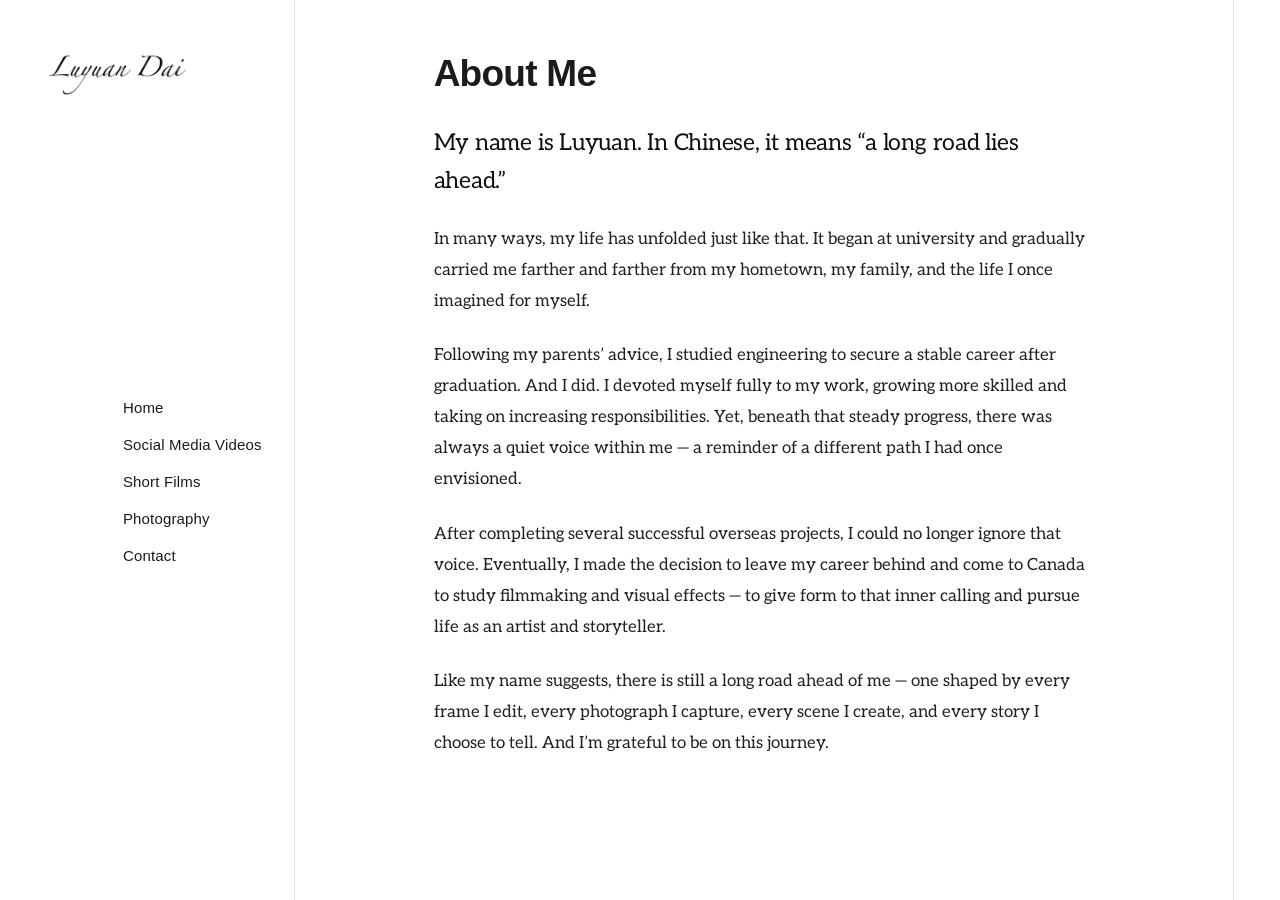
<file: index.html>
<!DOCTYPE html><html lang="en-gb"><head><meta charset="utf-8"><meta http-equiv="X-UA-Compatible" content="IE=edge"><meta name="viewport" content="width=device-width,initial-scale=1"><title>About Me - Luyuan</title><meta name="description" content="My name is Luyuan. In Chinese, it means&hellip;"><meta name="generator" content="Publii Open-Source CMS for Static Site"><link rel="canonical" href="https://luyuandai.github.io/"><link rel="alternate" type="application/atom+xml" href="https://luyuandai.github.io/feed.xml" title="Luyuan - RSS"><link rel="alternate" type="application/json" href="https://luyuandai.github.io/feed.json" title="Luyuan - JSON"><meta property="og:title" content="About Me"><meta property="og:image" content="https://luyuandai.github.io/media/website/Screenshot-2026-05-13-at-8.31.43-PM.png"><meta property="og:image:width" content="1944"><meta property="og:image:height" content="578"><meta property="og:site_name" content="Luyuan"><meta property="og:description" content="My name is Luyuan. In Chinese, it means&hellip;"><meta property="og:url" content="https://luyuandai.github.io/"><meta property="og:type" content="article"><link rel="stylesheet" href="https://luyuandai.github.io/assets/css/style.css?v=e27d22b0660452041e87c9e6c5ce652a"><script type="application/ld+json">{"@context":"http://schema.org","@type":"Article","mainEntityOfPage":{"@type":"WebPage","@id":"https://luyuandai.github.io/"},"headline":"About Me","datePublished":"2026-05-13T18:25-04:00","dateModified":"2026-05-21T17:11-04:00","image":{"@type":"ImageObject","url":"https://luyuandai.github.io/media/website/Screenshot-2026-05-13-at-8.31.43-PM.png","height":578,"width":1944},"description":"My name is Luyuan. In Chinese, it means&hellip;","author":{"@type":"Person","name":"Luyuan","url":"https://luyuandai.github.io/authors/luyuan/"},"publisher":{"@type":"Organization","name":"Luyuan","logo":{"@type":"ImageObject","url":"https://luyuandai.github.io/media/website/Screenshot-2026-05-13-at-8.31.43-PM.png","height":578,"width":1944}}}</script><noscript><style>img[loading] {
                    opacity: 1;
                }</style></noscript></head><body class="page-template"><div class="container container--nosidebar"><div class="left-bar"><div class="left-bar__inner"><header class="header"><a class="logo" href="https://luyuandai.github.io/"><img src="https://luyuandai.github.io/media/website/Screenshot-2026-05-13-at-8.31.43-PM.png" alt="Luyuan" width="1944" height="578"></a><nav class="navbar"><button class="navbar__toggle" aria-label="Menu" aria-haspopup="true" aria-expanded="false"><span class="navbar__toggle__box"><span class="navbar__toggle__inner">Menu</span></span></button><ul class="navbar__menu"><li class="active"><a href="https://luyuandai.github.io/" target="_self" aria-label="Home"><span>Home</span></a></li><li><a href="https://luyuandai.github.io/social-media-page.html" target="_self" aria-label="Social Media Videos"><span>Social Media Videos</span></a></li><li><a href="https://luyuandai.github.io/short-films.html" target="_self" aria-label="Short Films"><span>Short Films</span></a></li><li><a href="https://luyuandai.github.io/photography.html" target="_self" aria-label="Photography"><span>Photography</span></a></li><li><a href="https://luyuandai.github.io/contact.html" target="_self" aria-label="Contact"><span>Contact</span></a></li></ul></nav><a class="logo logo--atbottom" href="https://luyuandai.github.io/"><img src="https://luyuandai.github.io/media/website/Screenshot-2026-05-13-at-8.31.43-PM.png" alt="Luyuan" width="1944" height="578"></a></header></div></div><main class="main page"><article class="content"><div class="main__inner"><header class="content__header"><h1 class="content__title">About Me</h1></header><div class="content__entry"><section class="luyuan-about"><div class="luyuan-about__inner"><div class="luyuan-about__text"><p class="luyuan-about__lead">My name is Luyuan. In Chinese, it means “a long road lies ahead.”</p><p>In many ways, my life has unfolded just like that. It began at university and gradually carried me farther and farther from my hometown, my family, and the life I once imagined for myself.</p><p>Following my parents’ advice, I studied engineering to secure a stable career after graduation. And I did. I devoted myself fully to my work, growing more skilled and taking on increasing responsibilities. Yet, beneath that steady progress, there was always a quiet voice within me — a reminder of a different path I had once envisioned.</p><p>After completing several successful overseas projects, I could no longer ignore that voice. Eventually, I made the decision to leave my career behind and come to Canada to study filmmaking and visual effects — to give form to that inner calling and pursue life as an artist and storyteller.</p><p>Like my name suggests, there is still a long road ahead of me — one shaped by every frame I edit, every photograph I capture, every scene I create, and every story I choose to tell. And I’m grateful to be on this journey.</p></div></div></section></div></div></article></main></div><script defer="defer" src="https://luyuandai.github.io/assets/js/scripts.min.js?v=b2d91bcadbf5db401b76eb5bb3092eb7"></script><script>var images = document.querySelectorAll('img[loading]');
        for (var i = 0; i < images.length; i++) {
            if (images[i].complete) {
                images[i].classList.add('is-loaded');
            } else {
                images[i].addEventListener('load', function () {
                    this.classList.add('is-loaded');
                }, false);
            }
        }</script></body></html>
</file>
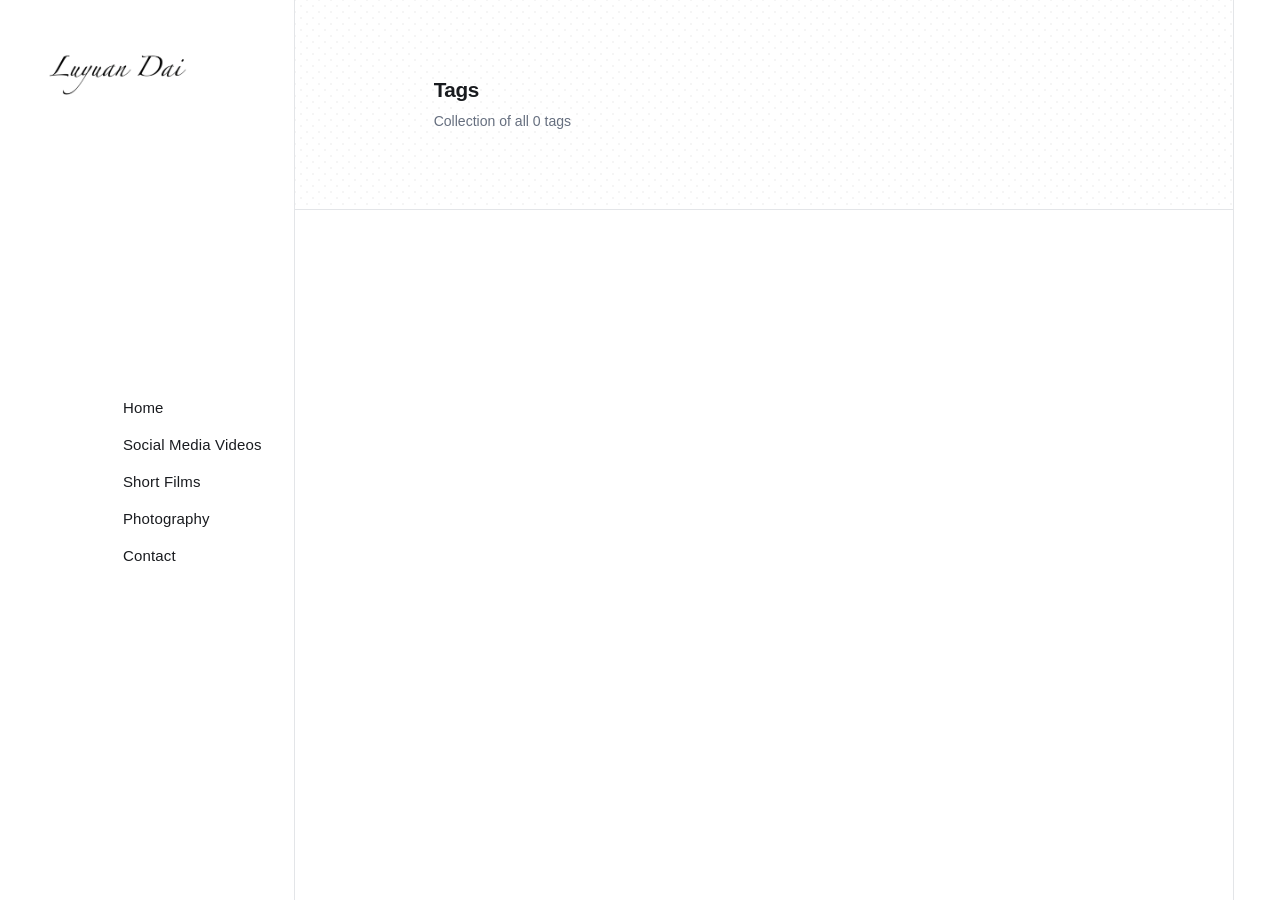
<file: tags/index.html>
<!DOCTYPE html><html lang="en-gb"><head><meta charset="utf-8"><meta http-equiv="X-UA-Compatible" content="IE=edge"><meta name="viewport" content="width=device-width,initial-scale=1"><title>All tags - Luyuan</title><meta name="robots" content="noindex, follow"><meta name="generator" content="Publii Open-Source CMS for Static Site"><link rel="alternate" type="application/atom+xml" href="https://luyuandai.github.io/feed.xml" title="Luyuan - RSS"><link rel="alternate" type="application/json" href="https://luyuandai.github.io/feed.json" title="Luyuan - JSON"><meta property="og:title" content="Luyuan"><meta property="og:image" content="https://luyuandai.github.io/media/website/Screenshot-2026-05-13-at-8.31.43-PM.png"><meta property="og:image:width" content="1944"><meta property="og:image:height" content="578"><meta property="og:site_name" content="Luyuan"><meta property="og:description" content=""><meta property="og:url" content="https://luyuandai.github.io/tags/"><meta property="og:type" content="website"><link rel="stylesheet" href="https://luyuandai.github.io/assets/css/style.css?v=e27d22b0660452041e87c9e6c5ce652a"><script type="application/ld+json">{"@context":"http://schema.org","@type":"Organization","name":"Luyuan","logo":"https://luyuandai.github.io/media/website/Screenshot-2026-05-13-at-8.31.43-PM.png","url":"https://luyuandai.github.io/"}</script><noscript><style>img[loading] {
                    opacity: 1;
                }</style></noscript></head><body class="tags-template"><div class="container container--nosidebar"><div class="left-bar"><div class="left-bar__inner"><header class="header"><a class="logo" href="https://luyuandai.github.io/"><img src="https://luyuandai.github.io/media/website/Screenshot-2026-05-13-at-8.31.43-PM.png" alt="Luyuan" width="1944" height="578"></a><nav class="navbar"><button class="navbar__toggle" aria-label="Menu" aria-haspopup="true" aria-expanded="false"><span class="navbar__toggle__box"><span class="navbar__toggle__inner">Menu</span></span></button><ul class="navbar__menu"><li><a href="https://luyuandai.github.io/" target="_self" aria-label="Home"><span>Home</span></a></li><li><a href="https://luyuandai.github.io/social-media-page.html" target="_self" aria-label="Social Media Videos"><span>Social Media Videos</span></a></li><li><a href="https://luyuandai.github.io/short-films.html" target="_self" aria-label="Short Films"><span>Short Films</span></a></li><li><a href="https://luyuandai.github.io/photography.html" target="_self" aria-label="Photography"><span>Photography</span></a></li><li><a href="https://luyuandai.github.io/contact.html" target="_self" aria-label="Contact"><span>Contact</span></a></li></ul></nav><a class="logo logo--atbottom" href="https://luyuandai.github.io/"><img src="https://luyuandai.github.io/media/website/Screenshot-2026-05-13-at-8.31.43-PM.png" alt="Luyuan" width="1944" height="578"></a></header></div></div><main class="main page page--tags"><div class="hero"><div class="main__inner"><h1>Tags</h1><p>Collection of all 0 tags</p></div></div><div class="main__inner"><ul class="tags-list"></ul></div></main></div><script defer="defer" src="https://luyuandai.github.io/assets/js/scripts.min.js?v=b2d91bcadbf5db401b76eb5bb3092eb7"></script><script>var images = document.querySelectorAll('img[loading]');
        for (var i = 0; i < images.length; i++) {
            if (images[i].complete) {
                images[i].classList.add('is-loaded');
            } else {
                images[i].addEventListener('load', function () {
                    this.classList.add('is-loaded');
                }, false);
            }
        }</script></body></html>
</file>
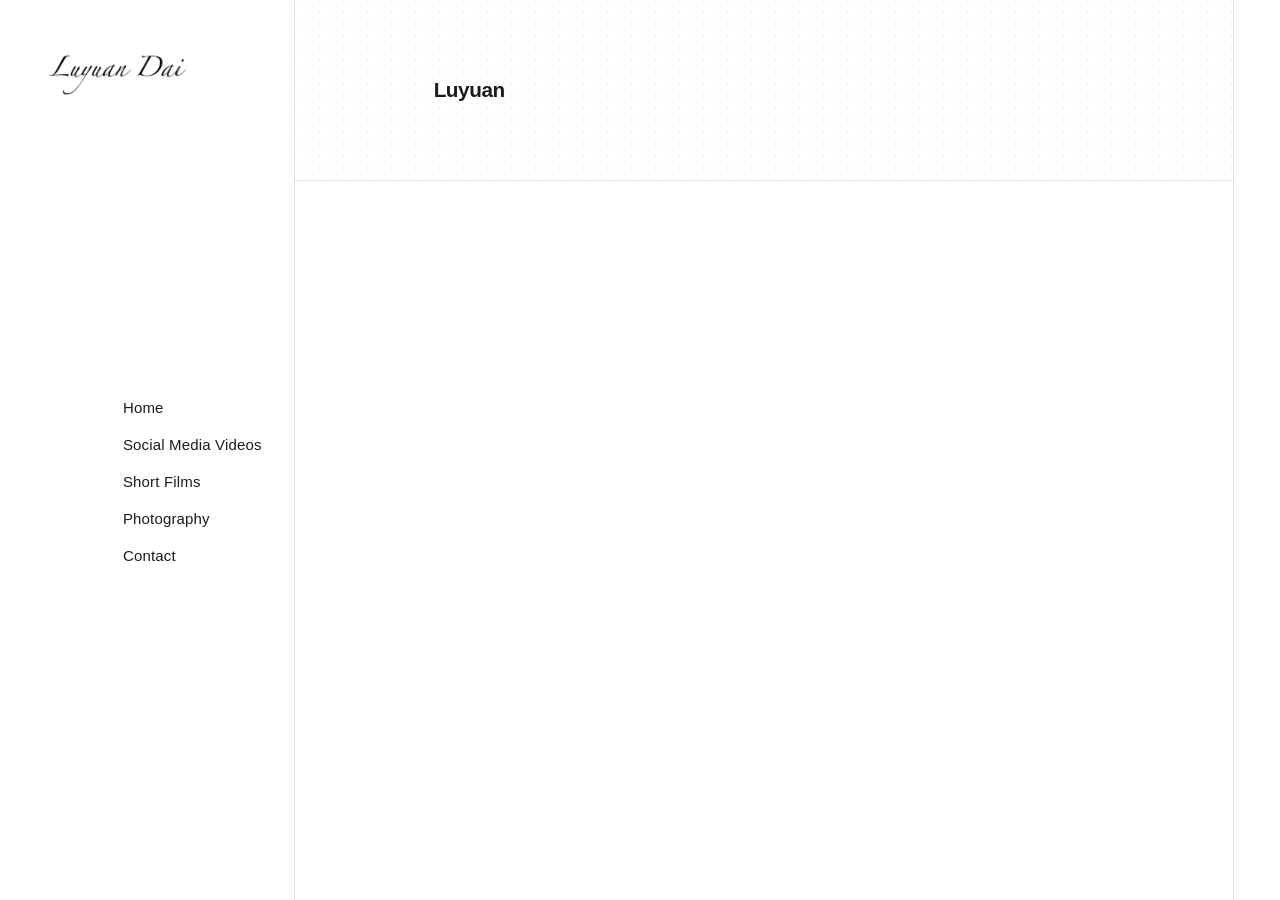
<file: authors/luyuan/index.html>
<!DOCTYPE html><html lang="en-gb"><head><meta charset="utf-8"><meta http-equiv="X-UA-Compatible" content="IE=edge"><meta name="viewport" content="width=device-width,initial-scale=1"><title>Author: Luyuan - Luyuan</title><meta name="robots" content="noindex, follow"><meta name="generator" content="Publii Open-Source CMS for Static Site"><link rel="alternate" type="application/atom+xml" href="https://luyuandai.github.io/feed.xml" title="Luyuan - RSS"><link rel="alternate" type="application/json" href="https://luyuandai.github.io/feed.json" title="Luyuan - JSON"><meta property="og:title" content="Luyuan"><meta property="og:image" content="https://luyuandai.github.io/media/website/Screenshot-2026-05-13-at-8.31.43-PM.png"><meta property="og:image:width" content="1944"><meta property="og:image:height" content="578"><meta property="og:site_name" content="Luyuan"><meta property="og:description" content=""><meta property="og:url" content="https://luyuandai.github.io/authors/luyuan/"><meta property="og:type" content="website"><link rel="stylesheet" href="https://luyuandai.github.io/assets/css/style.css?v=e27d22b0660452041e87c9e6c5ce652a"><script type="application/ld+json">{"@context":"http://schema.org","@type":"Organization","name":"Luyuan","logo":"https://luyuandai.github.io/media/website/Screenshot-2026-05-13-at-8.31.43-PM.png","url":"https://luyuandai.github.io/"}</script><noscript><style>img[loading] {
                    opacity: 1;
                }</style></noscript></head><body class="author-template"><div class="container container--nosidebar"><div class="left-bar"><div class="left-bar__inner"><header class="header"><a class="logo" href="https://luyuandai.github.io/"><img src="https://luyuandai.github.io/media/website/Screenshot-2026-05-13-at-8.31.43-PM.png" alt="Luyuan" width="1944" height="578"></a><nav class="navbar"><button class="navbar__toggle" aria-label="Menu" aria-haspopup="true" aria-expanded="false"><span class="navbar__toggle__box"><span class="navbar__toggle__inner">Menu</span></span></button><ul class="navbar__menu"><li><a href="https://luyuandai.github.io/" target="_self" aria-label="Home"><span>Home</span></a></li><li><a href="https://luyuandai.github.io/social-media-page.html" target="_self" aria-label="Social Media Videos"><span>Social Media Videos</span></a></li><li><a href="https://luyuandai.github.io/short-films.html" target="_self" aria-label="Short Films"><span>Short Films</span></a></li><li><a href="https://luyuandai.github.io/photography.html" target="_self" aria-label="Photography"><span>Photography</span></a></li><li><a href="https://luyuandai.github.io/contact.html" target="_self" aria-label="Contact"><span>Contact</span></a></li></ul></nav><a class="logo logo--atbottom" href="https://luyuandai.github.io/"><img src="https://luyuandai.github.io/media/website/Screenshot-2026-05-13-at-8.31.43-PM.png" alt="Luyuan" width="1944" height="578"></a></header></div></div><main class="main page page--author"><div class="hero"><div class="main__inner"><div class="page--author__content"><h1>Luyuan</h1></div></div></div></main></div><script defer="defer" src="https://luyuandai.github.io/assets/js/scripts.min.js?v=b2d91bcadbf5db401b76eb5bb3092eb7"></script><script>var images = document.querySelectorAll('img[loading]');
        for (var i = 0; i < images.length; i++) {
            if (images[i].complete) {
                images[i].classList.add('is-loaded');
            } else {
                images[i].addEventListener('load', function () {
                    this.classList.add('is-loaded');
                }, false);
            }
        }</script></body></html>
</file>
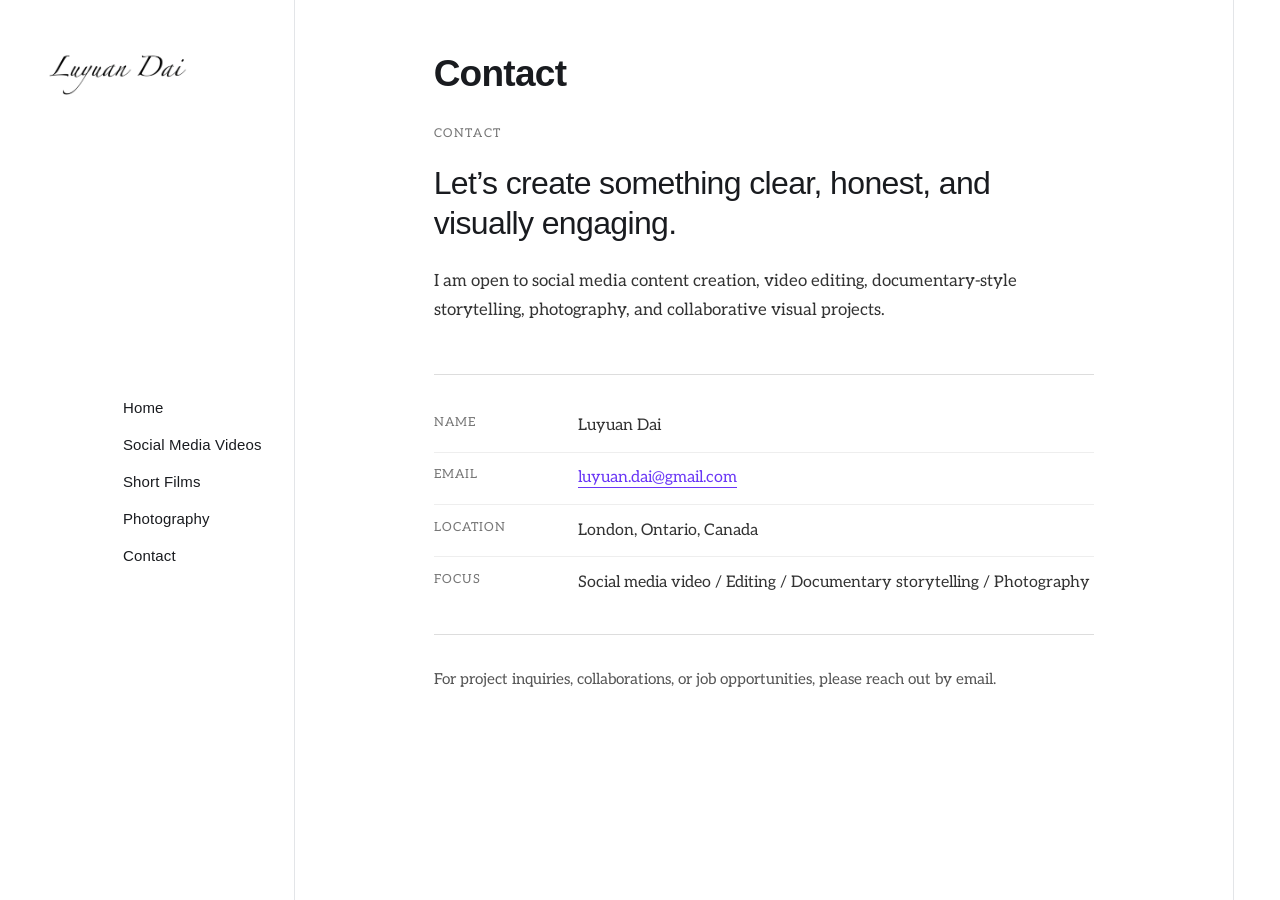
<file: contact.html>
<!DOCTYPE html><html lang="en-gb"><head><meta charset="utf-8"><meta http-equiv="X-UA-Compatible" content="IE=edge"><meta name="viewport" content="width=device-width,initial-scale=1"><title>Contact - Luyuan</title><meta name="description" content="Contact I am open to social media content&hellip;"><meta name="generator" content="Publii Open-Source CMS for Static Site"><link rel="canonical" href="https://luyuandai.github.io/contact.html"><link rel="alternate" type="application/atom+xml" href="https://luyuandai.github.io/feed.xml" title="Luyuan - RSS"><link rel="alternate" type="application/json" href="https://luyuandai.github.io/feed.json" title="Luyuan - JSON"><meta property="og:title" content="Contact"><meta property="og:image" content="https://luyuandai.github.io/media/website/Screenshot-2026-05-13-at-8.31.43-PM.png"><meta property="og:image:width" content="1944"><meta property="og:image:height" content="578"><meta property="og:site_name" content="Luyuan"><meta property="og:description" content="Contact I am open to social media content&hellip;"><meta property="og:url" content="https://luyuandai.github.io/contact.html"><meta property="og:type" content="article"><link rel="stylesheet" href="https://luyuandai.github.io/assets/css/style.css?v=e27d22b0660452041e87c9e6c5ce652a"><script type="application/ld+json">{"@context":"http://schema.org","@type":"Article","mainEntityOfPage":{"@type":"WebPage","@id":"https://luyuandai.github.io/contact.html"},"headline":"Contact","datePublished":"2026-05-13T20:15-04:00","dateModified":"2026-05-14T00:07-04:00","image":{"@type":"ImageObject","url":"https://luyuandai.github.io/media/website/Screenshot-2026-05-13-at-8.31.43-PM.png","height":578,"width":1944},"description":"Contact I am open to social media content&hellip;","author":{"@type":"Person","name":"Luyuan","url":"https://luyuandai.github.io/authors/luyuan/"},"publisher":{"@type":"Organization","name":"Luyuan","logo":{"@type":"ImageObject","url":"https://luyuandai.github.io/media/website/Screenshot-2026-05-13-at-8.31.43-PM.png","height":578,"width":1944}}}</script><noscript><style>img[loading] {
                    opacity: 1;
                }</style></noscript></head><body class="page-template"><div class="container container--nosidebar"><div class="left-bar"><div class="left-bar__inner"><header class="header"><a class="logo" href="https://luyuandai.github.io/"><img src="https://luyuandai.github.io/media/website/Screenshot-2026-05-13-at-8.31.43-PM.png" alt="Luyuan" width="1944" height="578"></a><nav class="navbar"><button class="navbar__toggle" aria-label="Menu" aria-haspopup="true" aria-expanded="false"><span class="navbar__toggle__box"><span class="navbar__toggle__inner">Menu</span></span></button><ul class="navbar__menu"><li><a href="https://luyuandai.github.io/" target="_self" aria-label="Home"><span>Home</span></a></li><li><a href="https://luyuandai.github.io/social-media-page.html" target="_self" aria-label="Social Media Videos"><span>Social Media Videos</span></a></li><li><a href="https://luyuandai.github.io/short-films.html" target="_self" aria-label="Short Films"><span>Short Films</span></a></li><li><a href="https://luyuandai.github.io/photography.html" target="_self" aria-label="Photography"><span>Photography</span></a></li><li class="active"><a href="https://luyuandai.github.io/contact.html" target="_self" aria-label="Contact"><span>Contact</span></a></li></ul></nav><a class="logo logo--atbottom" href="https://luyuandai.github.io/"><img src="https://luyuandai.github.io/media/website/Screenshot-2026-05-13-at-8.31.43-PM.png" alt="Luyuan" width="1944" height="578"></a></header></div></div><main class="main page"><article class="content"><div class="main__inner"><header class="content__header"><h1 class="content__title">Contact</h1></header><div class="content__entry"><div class="contact-page"><p class="contact-kicker">Contact</p><h1>Let’s create something clear, honest, and visually engaging.</h1><p class="contact-intro">I am open to social media content creation, video editing, documentary-style storytelling, photography, and collaborative visual projects.</p><div class="contact-card"><div class="contact-row"><span class="contact-label">Name</span> <span class="contact-value">Luyuan Dai</span></div><div class="contact-row"><span class="contact-label">Email</span> <span class="contact-value"><a href="mailto:luyuan.dai@gmail.com?subject=Portfolio%20Inquiry">luyuan.dai@gmail.com</a></span></div><div class="contact-row"><span class="contact-label">Location</span> <span class="contact-value">London, Ontario, Canada</span></div><div class="contact-row"><span class="contact-label">Focus</span> <span class="contact-value">Social media video / Editing / Documentary storytelling / Photography</span></div></div><p class="contact-note">For project inquiries, collaborations, or job opportunities, please reach out by email.</p></div></div></div></article></main></div><script defer="defer" src="https://luyuandai.github.io/assets/js/scripts.min.js?v=b2d91bcadbf5db401b76eb5bb3092eb7"></script><script>var images = document.querySelectorAll('img[loading]');
        for (var i = 0; i < images.length; i++) {
            if (images[i].complete) {
                images[i].classList.add('is-loaded');
            } else {
                images[i].addEventListener('load', function () {
                    this.classList.add('is-loaded');
                }, false);
            }
        }</script></body></html>
</file>
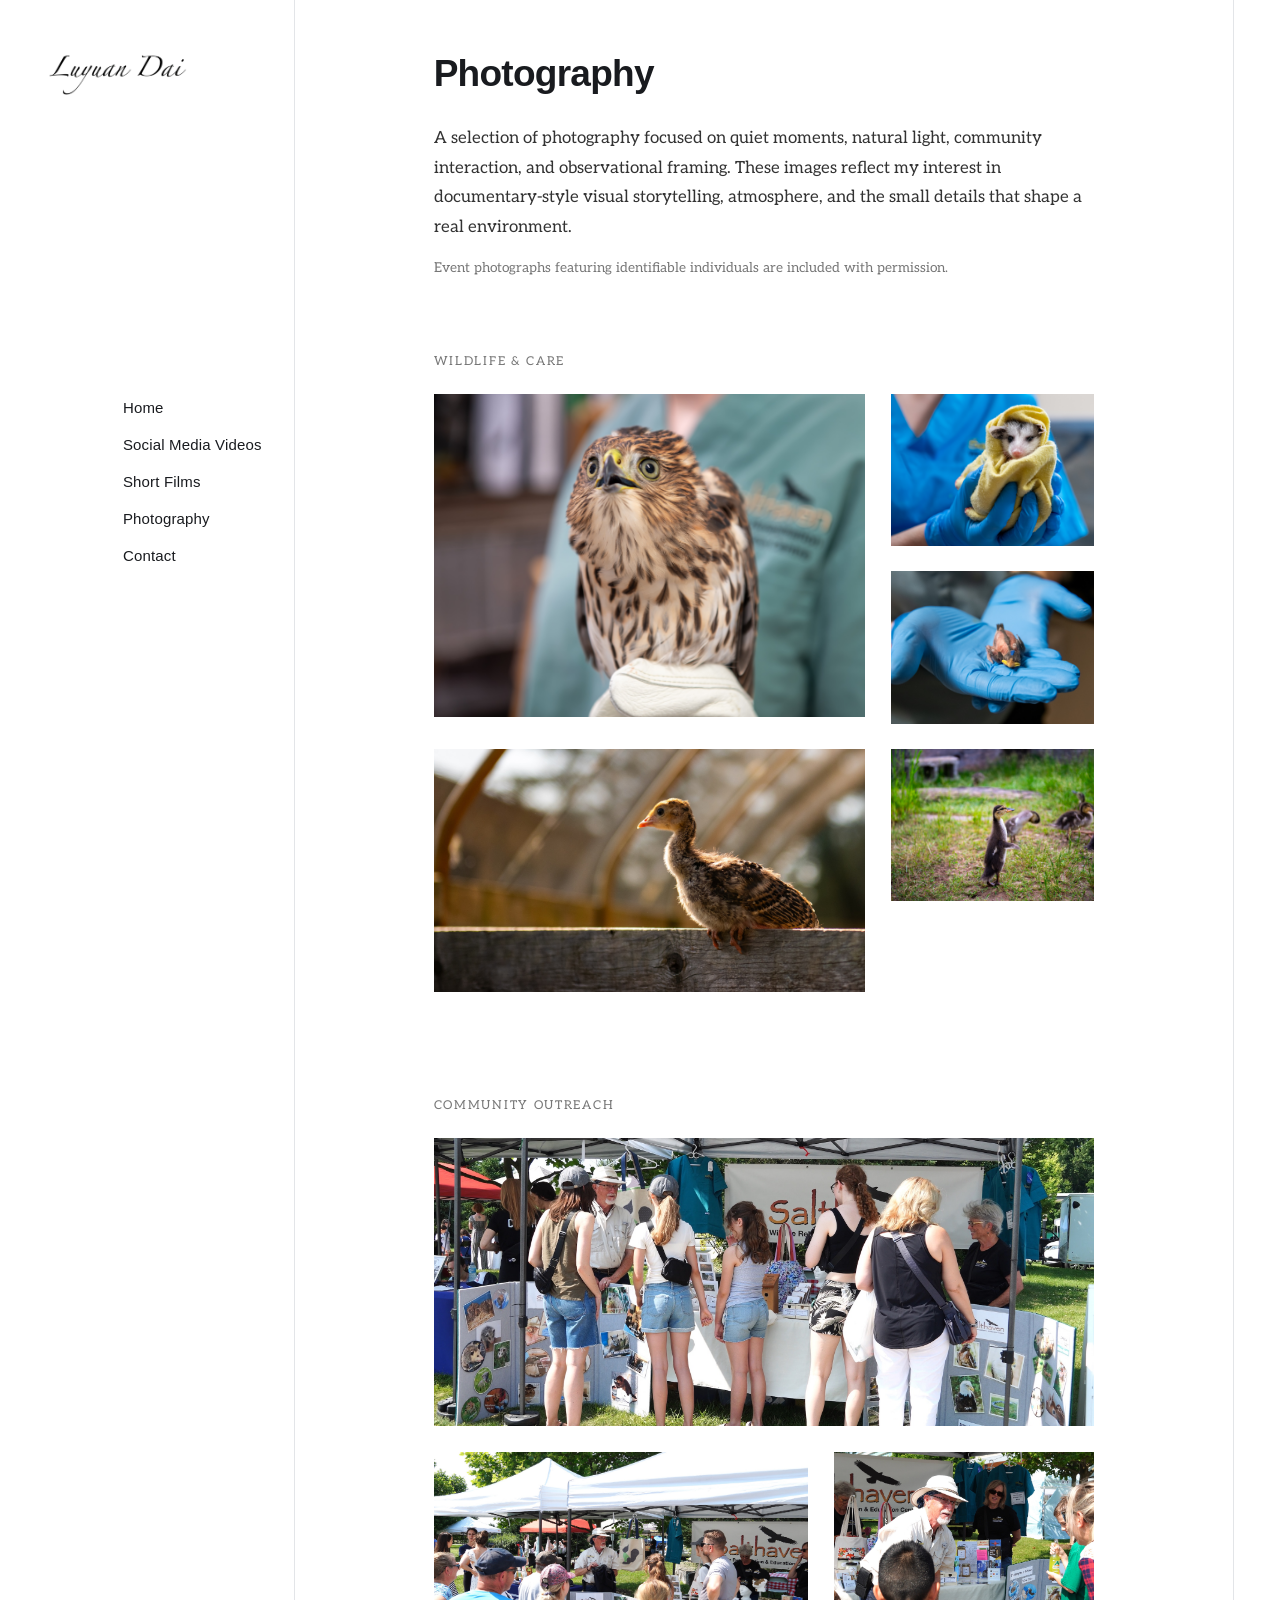
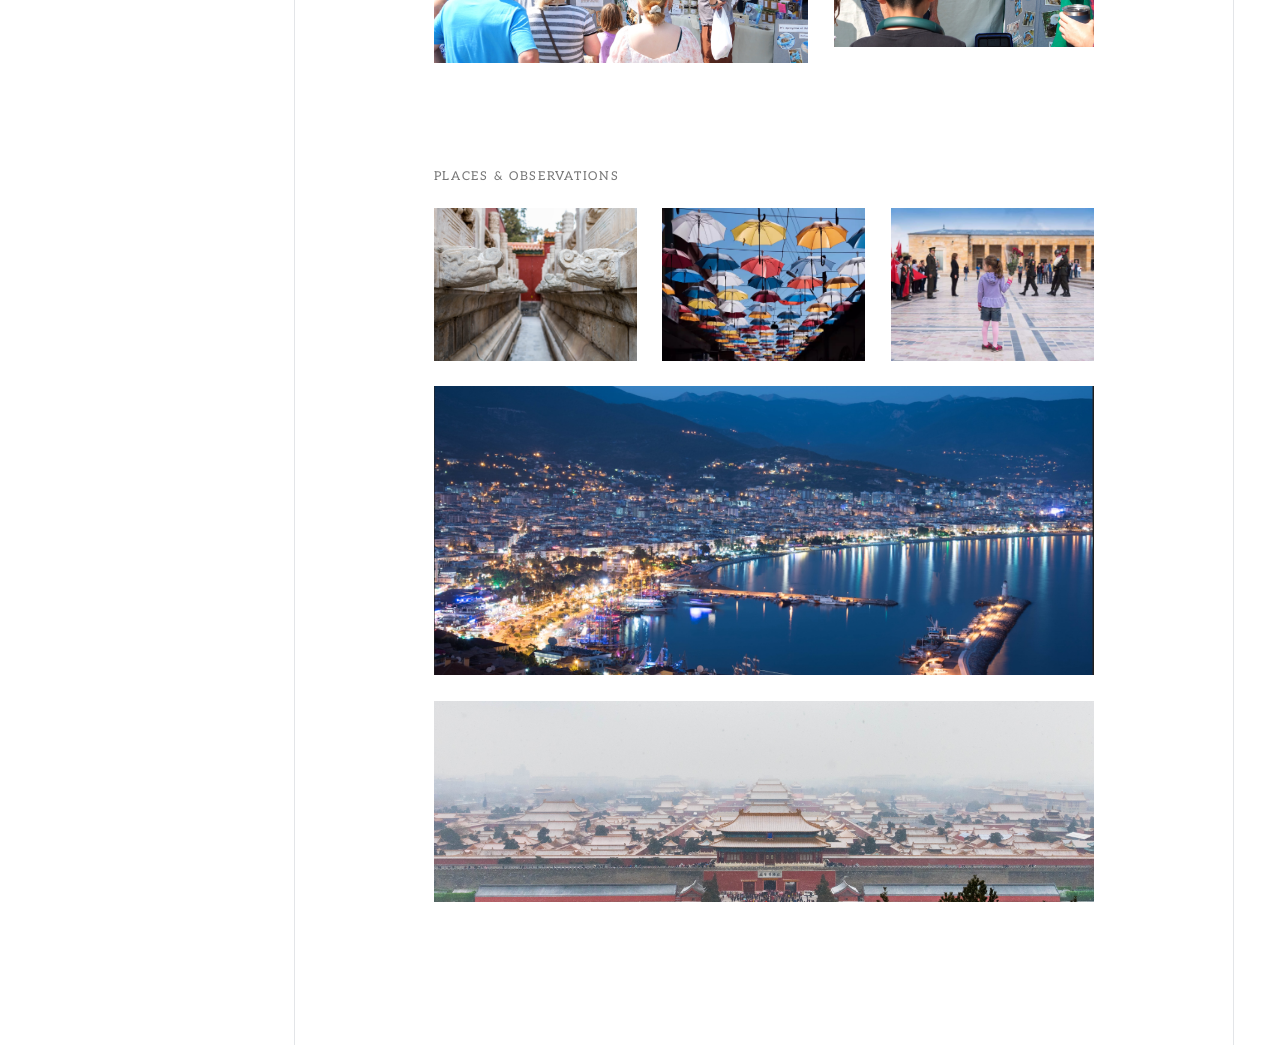
<file: photography.html>
<!DOCTYPE html><html lang="en-gb"><head><meta charset="utf-8"><meta http-equiv="X-UA-Compatible" content="IE=edge"><meta name="viewport" content="width=device-width,initial-scale=1"><title>Photography - Luyuan</title><meta name="description" content="A selection of photography focused on quiet moments,&hellip;"><meta name="generator" content="Publii Open-Source CMS for Static Site"><link rel="canonical" href="https://luyuandai.github.io/photography.html"><link rel="alternate" type="application/atom+xml" href="https://luyuandai.github.io/feed.xml" title="Luyuan - RSS"><link rel="alternate" type="application/json" href="https://luyuandai.github.io/feed.json" title="Luyuan - JSON"><meta property="og:title" content="Photography"><meta property="og:image" content="https://luyuandai.github.io/media/website/Screenshot-2026-05-13-at-8.31.43-PM.png"><meta property="og:image:width" content="1944"><meta property="og:image:height" content="578"><meta property="og:site_name" content="Luyuan"><meta property="og:description" content="A selection of photography focused on quiet moments,&hellip;"><meta property="og:url" content="https://luyuandai.github.io/photography.html"><meta property="og:type" content="article"><link rel="stylesheet" href="https://luyuandai.github.io/assets/css/style.css?v=e27d22b0660452041e87c9e6c5ce652a"><script type="application/ld+json">{"@context":"http://schema.org","@type":"Article","mainEntityOfPage":{"@type":"WebPage","@id":"https://luyuandai.github.io/photography.html"},"headline":"Photography","datePublished":"2026-05-13T18:32-04:00","dateModified":"2026-05-21T17:22-04:00","image":{"@type":"ImageObject","url":"https://luyuandai.github.io/media/website/Screenshot-2026-05-13-at-8.31.43-PM.png","height":578,"width":1944},"description":"A selection of photography focused on quiet moments,&hellip;","author":{"@type":"Person","name":"Luyuan","url":"https://luyuandai.github.io/authors/luyuan/"},"publisher":{"@type":"Organization","name":"Luyuan","logo":{"@type":"ImageObject","url":"https://luyuandai.github.io/media/website/Screenshot-2026-05-13-at-8.31.43-PM.png","height":578,"width":1944}}}</script><noscript><style>img[loading] {
                    opacity: 1;
                }</style></noscript></head><body class="page-template"><div class="container container--nosidebar"><div class="left-bar"><div class="left-bar__inner"><header class="header"><a class="logo" href="https://luyuandai.github.io/"><img src="https://luyuandai.github.io/media/website/Screenshot-2026-05-13-at-8.31.43-PM.png" alt="Luyuan" width="1944" height="578"></a><nav class="navbar"><button class="navbar__toggle" aria-label="Menu" aria-haspopup="true" aria-expanded="false"><span class="navbar__toggle__box"><span class="navbar__toggle__inner">Menu</span></span></button><ul class="navbar__menu"><li><a href="https://luyuandai.github.io/" target="_self" aria-label="Home"><span>Home</span></a></li><li><a href="https://luyuandai.github.io/social-media-page.html" target="_self" aria-label="Social Media Videos"><span>Social Media Videos</span></a></li><li><a href="https://luyuandai.github.io/short-films.html" target="_self" aria-label="Short Films"><span>Short Films</span></a></li><li class="active"><a href="https://luyuandai.github.io/photography.html" target="_self" aria-label="Photography"><span>Photography</span></a></li><li><a href="https://luyuandai.github.io/contact.html" target="_self" aria-label="Contact"><span>Contact</span></a></li></ul></nav><a class="logo logo--atbottom" href="https://luyuandai.github.io/"><img src="https://luyuandai.github.io/media/website/Screenshot-2026-05-13-at-8.31.43-PM.png" alt="Luyuan" width="1944" height="578"></a></header></div></div><main class="main page"><article class="content"><div class="main__inner"><header class="content__header"><h1 class="content__title">Photography</h1></header><div class="content__entry"><div class="photo-page"><p class="photo-intro">A selection of photography focused on quiet moments, natural light, community interaction, and observational framing. These images reflect my interest in documentary-style visual storytelling, atmosphere, and the small details that shape a real environment.</p><p class="photo-note">Event photographs featuring identifiable individuals are included with permission.</p><section class="photo-section"><p class="photo-kicker">Wildlife &amp; Care</p><div class="photo-grid wildlife-grid"><a class="photo-item photo-large" href="https://luyuandai.github.io/wildlife-01-hawk.jpeg"><img src="https://luyuandai.github.io/wildlife-01-hawk.jpeg" alt="Close-up portrait of a hawk during wildlife education and care." data-is-external-image="true"> </a><a class="photo-item" href="https://luyuandai.github.io/wildlife-02-opossum.jpeg"><img loading="lazy" src="https://luyuandai.github.io/wildlife-02-opossum.jpeg" alt="Young opossum wrapped gently in a towel during care." data-is-external-image="true"> </a><a class="photo-item" href="https://luyuandai.github.io/wildlife-03-rehab-care.jpeg"><img src="https://luyuandai.github.io/wildlife-03-rehab-care.jpeg" alt="Tiny bird resting in gloved hands during wildlife rehabilitation." data-is-external-image="true"> </a><a class="photo-item photo-wide" href="https://luyuandai.github.io/wildlife-04-turkey.jpeg"><img loading="lazy" src="https://luyuandai.github.io/wildlife-04-turkey.jpeg" alt="Young bird standing in warm light during wildlife care." data-is-external-image="true"> </a><a class="photo-item" href="https://luyuandai.github.io/wildlife-05-duckling.jpeg"><img loading="lazy" src="https://luyuandai.github.io/wildlife-05-duckling.jpeg" alt="Duckling standing in grass with other ducklings in the background." data-is-external-image="true"></a></div></section><section class="photo-section"><p class="photo-kicker">Community Outreach</p><div class="photo-grid event-grid"><a class="photo-item photo-wide" href="https://luyuandai.github.io/Salthaven-event-01.jpeg"><img src="https://luyuandai.github.io/Salthaven-event-01.jpeg" alt="Salthaven community outreach booth with visitors during a public event." data-is-external-image="true"> </a><a class="photo-item" href="https://luyuandai.github.io/Salthaven-event-02.jpeg"><img loading="lazy" src="https://luyuandai.github.io/Salthaven-event-02.jpeg" alt="Visitors gathering around the Salthaven booth during an outdoor event." data-is-external-image="true"> </a><a class="photo-item" href="https://luyuandai.github.io/Salthaven-event-03.jpeg"><img loading="lazy" src="https://luyuandai.github.io/Salthaven-event-03.jpeg" alt="Salthaven volunteer speaking with visitors at a community outreach event." data-is-external-image="true"></a></div></section><section class="photo-section"><p class="photo-kicker">Places &amp; Observations</p><div class="photo-grid travel-grid"><a class="photo-item" href="https://luyuandai.github.io/travel-01-architecture.jpeg"><img src="https://luyuandai.github.io/travel-01-architecture.jpeg" alt="Architectural stone details leading toward a red doorway." data-is-external-image="true"> </a><a class="photo-item" href="https://luyuandai.github.io/travel-03-umbrellas.jpeg"><img loading="lazy" src="https://luyuandai.github.io/travel-03-umbrellas.jpeg" alt="Colorful umbrellas suspended above a street." data-is-external-image="true"> </a><a class="photo-item" href="https://luyuandai.github.io/travel-04-documentary-monent.jpeg"><img src="https://luyuandai.github.io/travel-04-documentary-monent.jpeg" alt="A child holding flowers in a public ceremonial space." data-is-external-image="true"> </a><a class="photo-item photo-wide" href="https://luyuandai.github.io/travel-05-night-harbor.jpg"><img loading="lazy" src="https://luyuandai.github.io/travel-05-night-harbor.jpg" alt="Night harbor cityscape with lights reflected on the water." data-is-external-image="true"> </a><a class="photo-item photo-panorama" href="https://luyuandai.github.io/travel-02-forbidden-city.jpeg"><img loading="lazy" src="https://luyuandai.github.io/travel-02-forbidden-city.jpeg" alt="Wide atmospheric view of the Forbidden City in snow and haze." data-is-external-image="true"></a></div></section></div></div></div></article></main></div><script defer="defer" src="https://luyuandai.github.io/assets/js/scripts.min.js?v=b2d91bcadbf5db401b76eb5bb3092eb7"></script><script>var images = document.querySelectorAll('img[loading]');
        for (var i = 0; i < images.length; i++) {
            if (images[i].complete) {
                images[i].classList.add('is-loaded');
            } else {
                images[i].addEventListener('load', function () {
                    this.classList.add('is-loaded');
                }, false);
            }
        }</script></body></html>
</file>
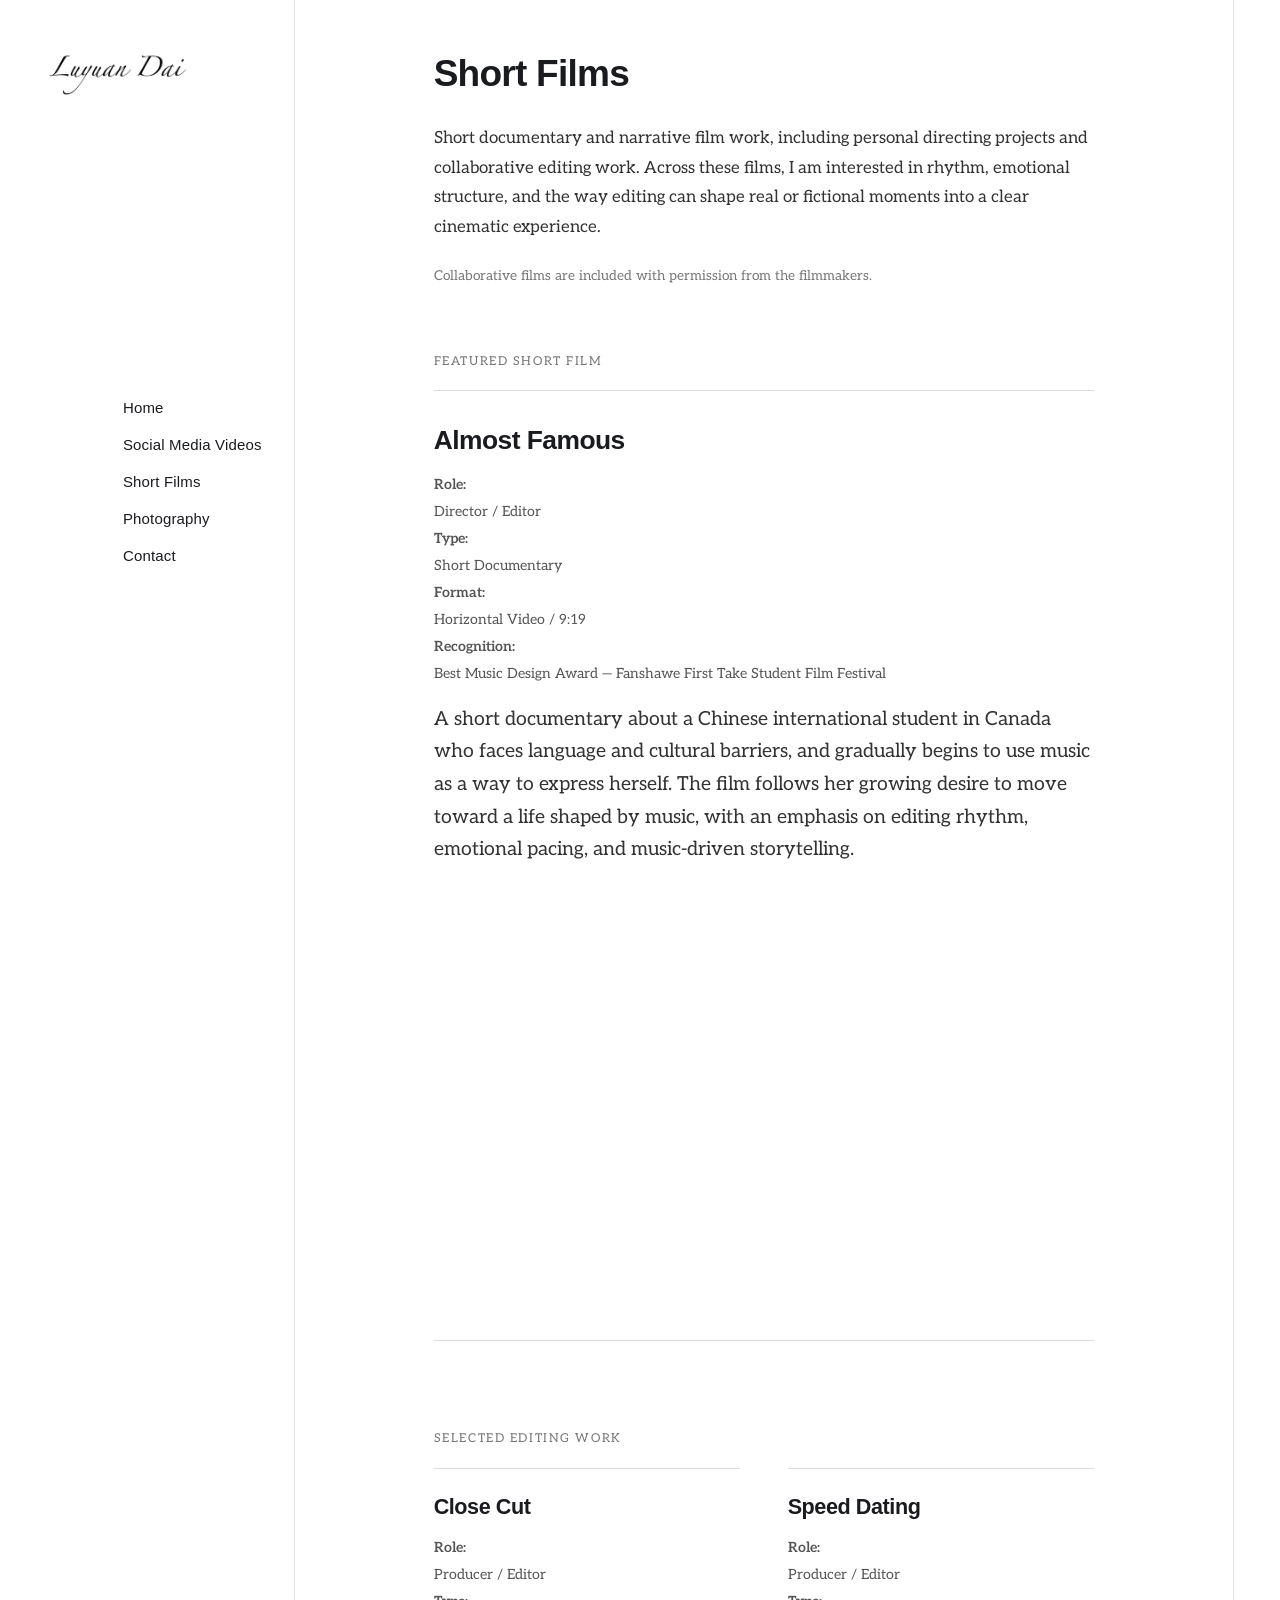
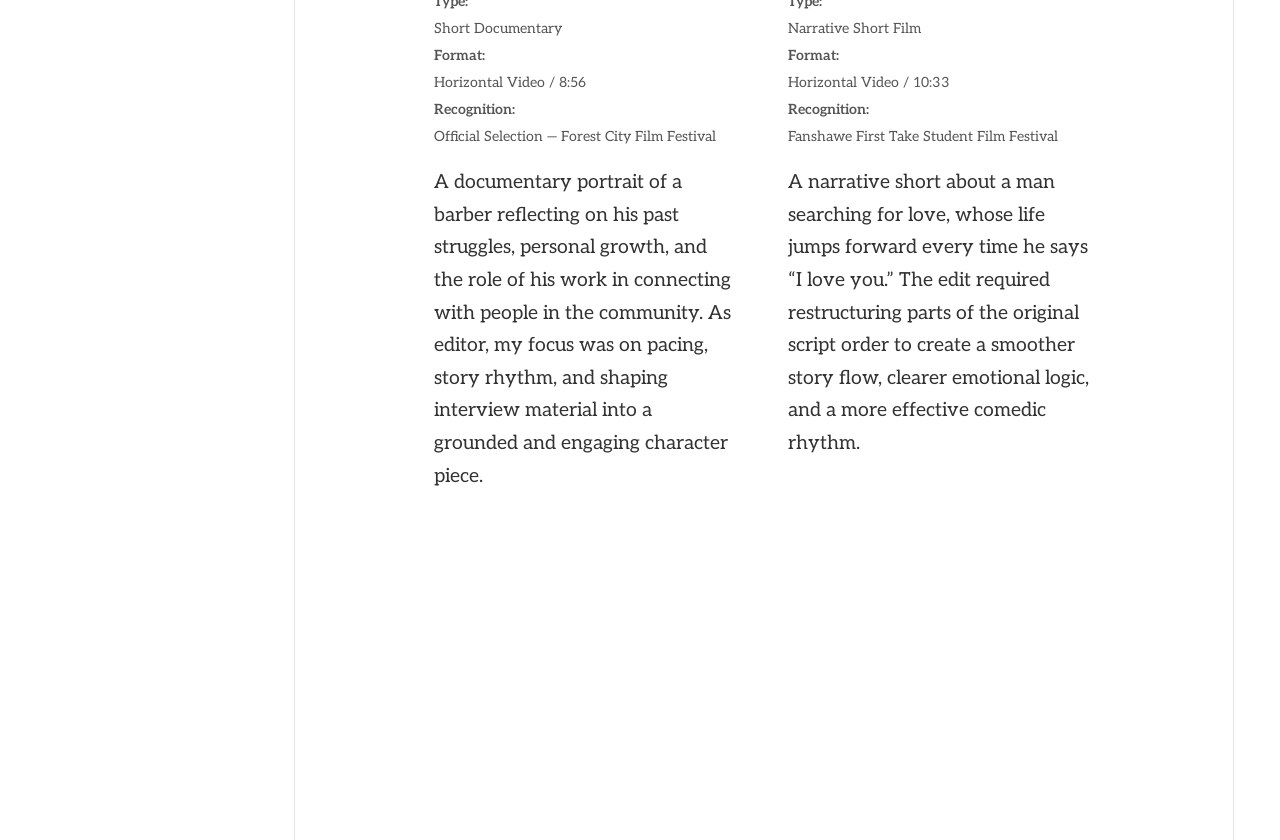
<file: short-films.html>
<!DOCTYPE html><html lang="en-gb"><head><meta charset="utf-8"><meta http-equiv="X-UA-Compatible" content="IE=edge"><meta name="viewport" content="width=device-width,initial-scale=1"><title>Short Films - Luyuan</title><meta name="description" content="Short documentary and narrative film work, including personal&hellip;"><meta name="generator" content="Publii Open-Source CMS for Static Site"><link rel="canonical" href="https://luyuandai.github.io/short-films.html"><link rel="alternate" type="application/atom+xml" href="https://luyuandai.github.io/feed.xml" title="Luyuan - RSS"><link rel="alternate" type="application/json" href="https://luyuandai.github.io/feed.json" title="Luyuan - JSON"><meta property="og:title" content="Short Films"><meta property="og:image" content="https://luyuandai.github.io/media/website/Screenshot-2026-05-13-at-8.31.43-PM.png"><meta property="og:image:width" content="1944"><meta property="og:image:height" content="578"><meta property="og:site_name" content="Luyuan"><meta property="og:description" content="Short documentary and narrative film work, including personal&hellip;"><meta property="og:url" content="https://luyuandai.github.io/short-films.html"><meta property="og:type" content="article"><link rel="stylesheet" href="https://luyuandai.github.io/assets/css/style.css?v=e27d22b0660452041e87c9e6c5ce652a"><script type="application/ld+json">{"@context":"http://schema.org","@type":"Article","mainEntityOfPage":{"@type":"WebPage","@id":"https://luyuandai.github.io/short-films.html"},"headline":"Short Films","datePublished":"2026-05-13T18:31-04:00","dateModified":"2026-05-13T23:53-04:00","image":{"@type":"ImageObject","url":"https://luyuandai.github.io/media/website/Screenshot-2026-05-13-at-8.31.43-PM.png","height":578,"width":1944},"description":"Short documentary and narrative film work, including personal&hellip;","author":{"@type":"Person","name":"Luyuan","url":"https://luyuandai.github.io/authors/luyuan/"},"publisher":{"@type":"Organization","name":"Luyuan","logo":{"@type":"ImageObject","url":"https://luyuandai.github.io/media/website/Screenshot-2026-05-13-at-8.31.43-PM.png","height":578,"width":1944}}}</script><noscript><style>img[loading] {
                    opacity: 1;
                }</style></noscript></head><body class="page-template"><div class="container container--nosidebar"><div class="left-bar"><div class="left-bar__inner"><header class="header"><a class="logo" href="https://luyuandai.github.io/"><img src="https://luyuandai.github.io/media/website/Screenshot-2026-05-13-at-8.31.43-PM.png" alt="Luyuan" width="1944" height="578"></a><nav class="navbar"><button class="navbar__toggle" aria-label="Menu" aria-haspopup="true" aria-expanded="false"><span class="navbar__toggle__box"><span class="navbar__toggle__inner">Menu</span></span></button><ul class="navbar__menu"><li><a href="https://luyuandai.github.io/" target="_self" aria-label="Home"><span>Home</span></a></li><li><a href="https://luyuandai.github.io/social-media-page.html" target="_self" aria-label="Social Media Videos"><span>Social Media Videos</span></a></li><li class="active"><a href="https://luyuandai.github.io/short-films.html" target="_self" aria-label="Short Films"><span>Short Films</span></a></li><li><a href="https://luyuandai.github.io/photography.html" target="_self" aria-label="Photography"><span>Photography</span></a></li><li><a href="https://luyuandai.github.io/contact.html" target="_self" aria-label="Contact"><span>Contact</span></a></li></ul></nav><a class="logo logo--atbottom" href="https://luyuandai.github.io/"><img src="https://luyuandai.github.io/media/website/Screenshot-2026-05-13-at-8.31.43-PM.png" alt="Luyuan" width="1944" height="578"></a></header></div></div><main class="main page"><article class="content"><div class="main__inner"><header class="content__header"><h1 class="content__title">Short Films</h1></header><div class="content__entry"><div class="films-page"><p class="films-intro">Short documentary and narrative film work, including personal directing projects and collaborative editing work. Across these films, I am interested in rhythm, emotional structure, and the way editing can shape real or fictional moments into a clear cinematic experience.</p><p class="films-note">Collaborative films are included with permission from the filmmakers.</p><section class="films-section"><p class="films-kicker">Featured Short Film</p><div class="film-featured"><div class="film-info"><h2>Almost Famous</h2><div class="film-meta"><strong>Role:</strong> Director / Editor <strong>Type:</strong> Short Documentary <strong>Format:</strong> Horizontal Video / 9:19 <strong>Recognition:</strong> Best Music Design Award — Fanshawe First Take Student Film Festival</div><p>A short documentary about a Chinese international student in Canada who faces language and cultural barriers, and gradually begins to use music as a way to express herself. The film follows her growing desire to move toward a life shaped by music, with an emphasis on editing rhythm, emotional pacing, and music-driven storytelling.</p></div><div class="film-frame film-wide"><div class="post__iframe"><iframe src="https://www.youtube.com/embed/L7bMgkP2I_Q?playsinline=1&amp;rel=0&amp;fs=1" title="Almost Famous — Short Documentary" loading="lazy" frameborder="0" allow="fullscreen; accelerometer; autoplay; clipboard-write; encrypted-media; gyroscope; picture-in-picture; web-share" referrerpolicy="origin-when-cross-origin" allowfullscreen="allowfullscreen" webkitallowfullscreen="webkitallowfullscreen" mozallowfullscreen="mozallowfullscreen"></iframe></div></div></div></section><section class="films-section"><p class="films-kicker">Selected Editing Work</p><div class="films-grid"><article class="film-card"><h2>Close Cut</h2><div class="film-meta"><strong>Role:</strong> Producer / Editor <strong>Type:</strong> Short Documentary <strong>Format:</strong> Horizontal Video / 8:56 <strong>Recognition:</strong> Official Selection — Forest City Film Festival</div><p>A documentary portrait of a barber reflecting on his past struggles, personal growth, and the role of his work in connecting with people in the community. As editor, my focus was on pacing, story rhythm, and shaping interview material into a grounded and engaging character piece.</p><div class="film-frame film-wide"><div class="post__iframe"><iframe src="https://www.youtube.com/embed/q_BvFLbYxR0?playsinline=1&amp;rel=0&amp;fs=1" title="Close Cut — Short Documentary" loading="lazy" frameborder="0" allow="fullscreen; accelerometer; autoplay; clipboard-write; encrypted-media; gyroscope; picture-in-picture; web-share" referrerpolicy="origin-when-cross-origin" allowfullscreen="allowfullscreen" webkitallowfullscreen="webkitallowfullscreen" mozallowfullscreen="mozallowfullscreen"></iframe></div></div></article><article class="film-card"><h2>Speed Dating</h2><div class="film-meta"><strong>Role:</strong> Producer / Editor <strong>Type:</strong> Narrative Short Film <strong>Format:</strong> Horizontal Video / 10:33 <strong>Recognition:</strong> Fanshawe First Take Student Film Festival</div><p>A narrative short about a man searching for love, whose life jumps forward every time he says “I love you.” The edit required restructuring parts of the original script order to create a smoother story flow, clearer emotional logic, and a more effective comedic rhythm.</p><div class="film-frame film-wide"><div class="post__iframe"><iframe src="https://www.youtube.com/embed/WXT4F-XiIQ4?playsinline=1&amp;rel=0&amp;fs=1" title="Speed Dating — Narrative Short Film" loading="lazy" frameborder="0" allow="fullscreen; accelerometer; autoplay; clipboard-write; encrypted-media; gyroscope; picture-in-picture; web-share" referrerpolicy="origin-when-cross-origin" allowfullscreen="allowfullscreen" webkitallowfullscreen="webkitallowfullscreen" mozallowfullscreen="mozallowfullscreen"></iframe></div></div></article></div></section></div></div></div></article></main></div><script defer="defer" src="https://luyuandai.github.io/assets/js/scripts.min.js?v=b2d91bcadbf5db401b76eb5bb3092eb7"></script><script>var images = document.querySelectorAll('img[loading]');
        for (var i = 0; i < images.length; i++) {
            if (images[i].complete) {
                images[i].classList.add('is-loaded');
            } else {
                images[i].addEventListener('load', function () {
                    this.classList.add('is-loaded');
                }, false);
            }
        }</script></body></html>
</file>
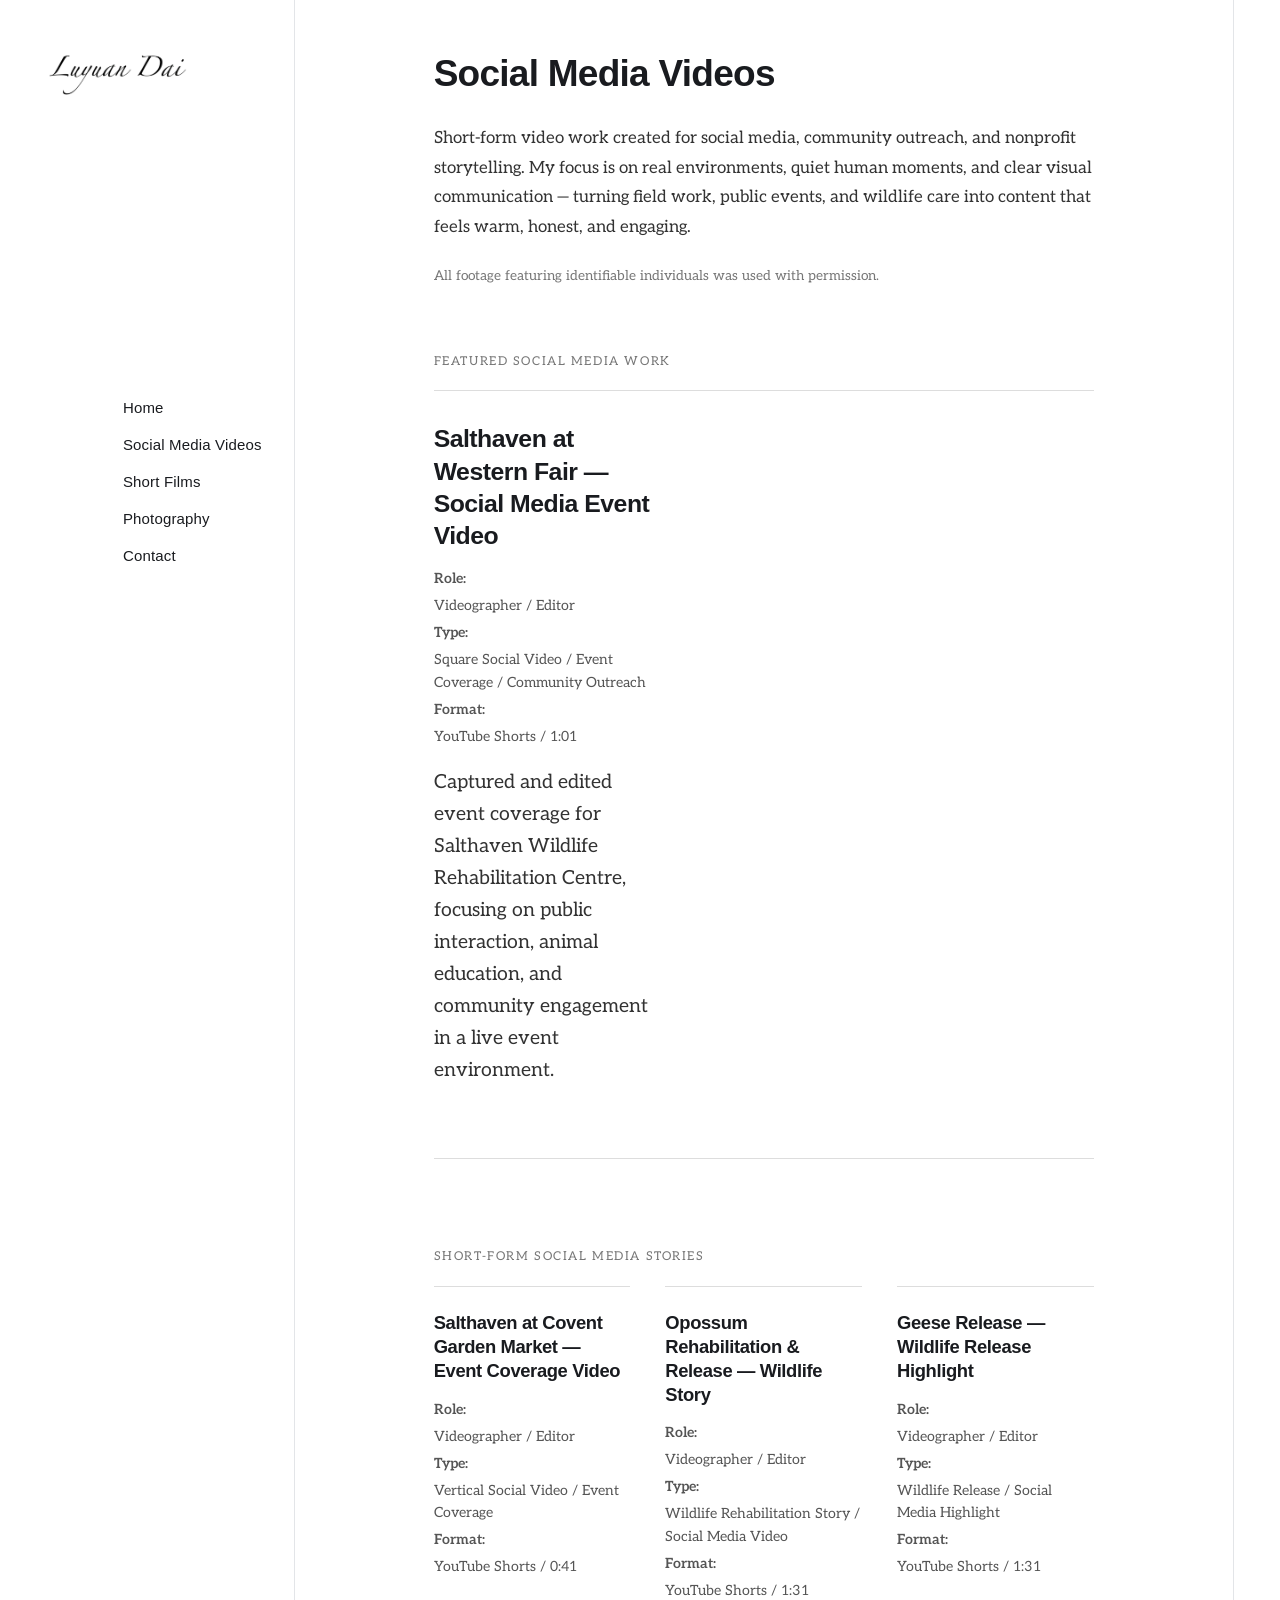
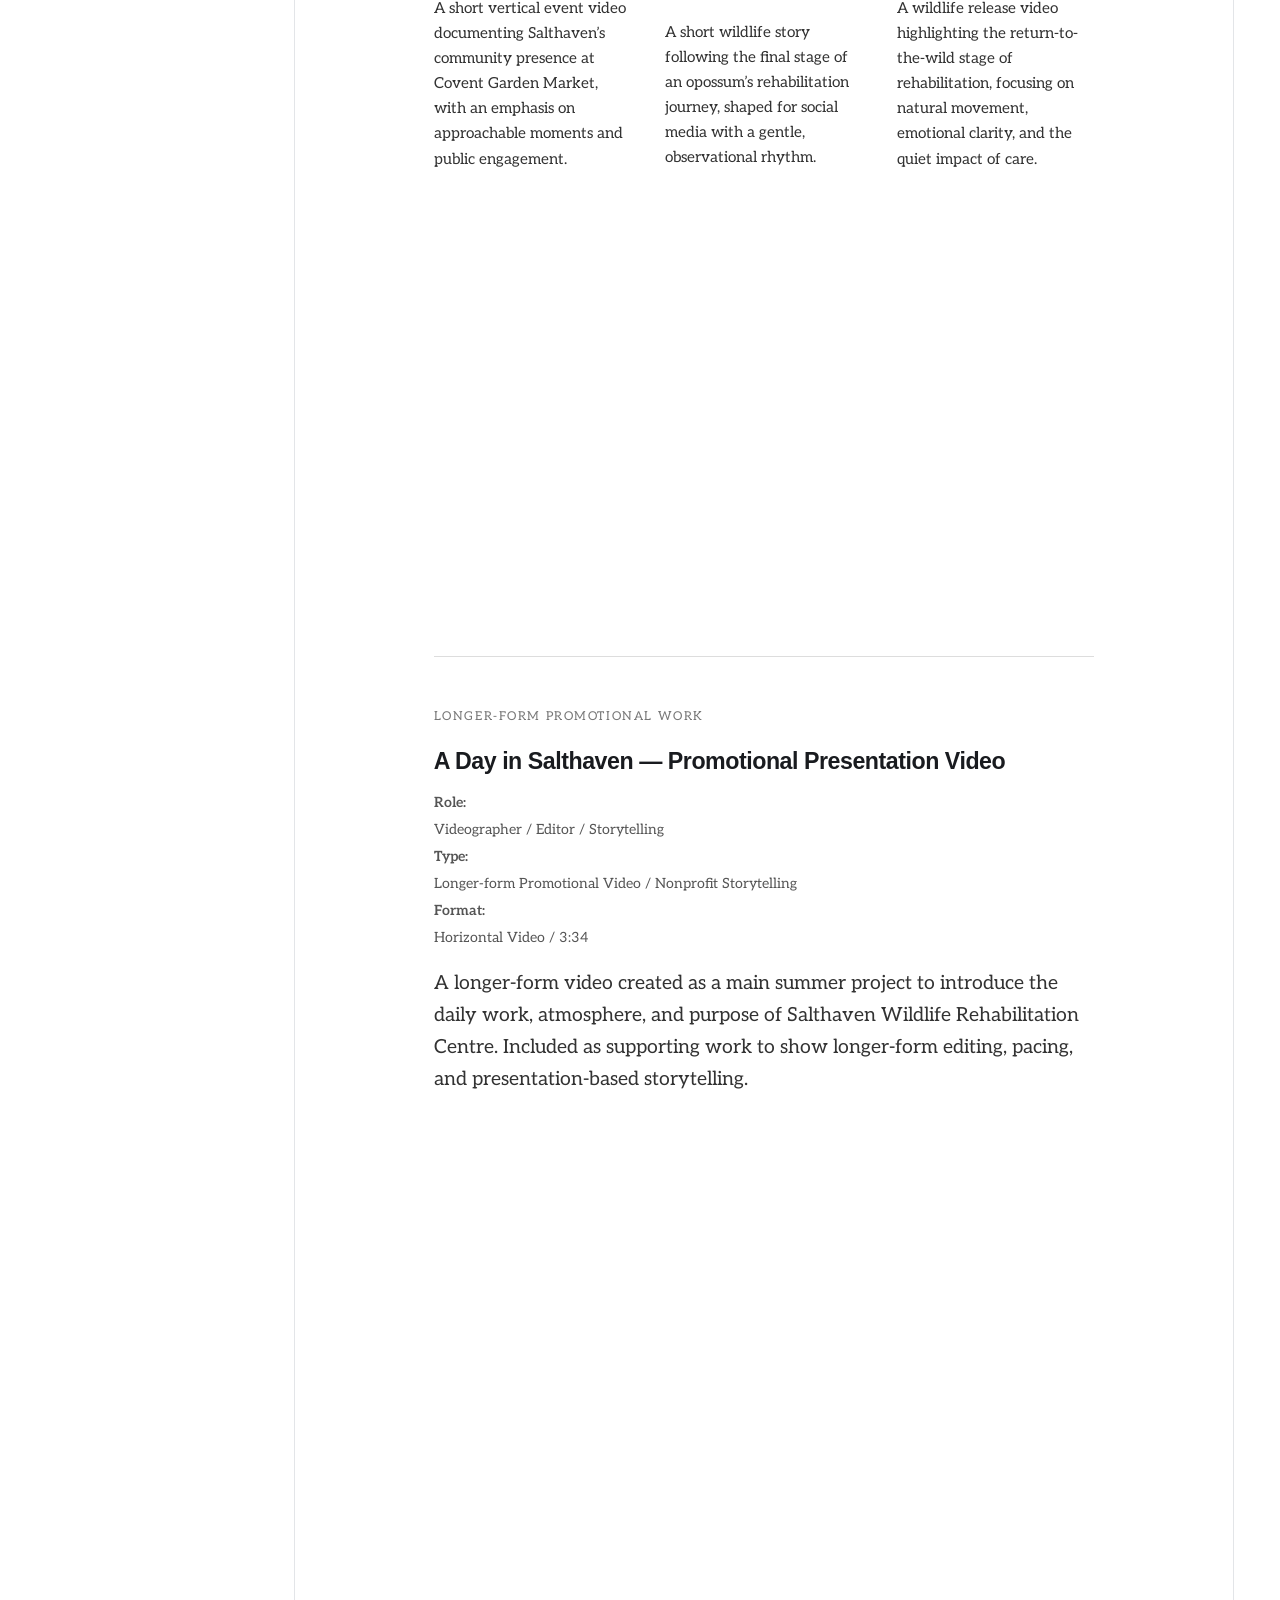
<file: social-media-page.html>
<!DOCTYPE html><html lang="en-gb"><head><meta charset="utf-8"><meta http-equiv="X-UA-Compatible" content="IE=edge"><meta name="viewport" content="width=device-width,initial-scale=1"><title>Social Media Videos - Luyuan</title><meta name="description" content="Short-form video work created for social media, community&hellip;"><meta name="generator" content="Publii Open-Source CMS for Static Site"><link rel="canonical" href="https://luyuandai.github.io/social-media-page.html"><link rel="alternate" type="application/atom+xml" href="https://luyuandai.github.io/feed.xml" title="Luyuan - RSS"><link rel="alternate" type="application/json" href="https://luyuandai.github.io/feed.json" title="Luyuan - JSON"><meta property="og:title" content="Social Media Videos"><meta property="og:image" content="https://luyuandai.github.io/media/website/Screenshot-2026-05-13-at-8.31.43-PM.png"><meta property="og:image:width" content="1944"><meta property="og:image:height" content="578"><meta property="og:site_name" content="Luyuan"><meta property="og:description" content="Short-form video work created for social media, community&hellip;"><meta property="og:url" content="https://luyuandai.github.io/social-media-page.html"><meta property="og:type" content="article"><link rel="stylesheet" href="https://luyuandai.github.io/assets/css/style.css?v=e27d22b0660452041e87c9e6c5ce652a"><script type="application/ld+json">{"@context":"http://schema.org","@type":"Article","mainEntityOfPage":{"@type":"WebPage","@id":"https://luyuandai.github.io/social-media-page.html"},"headline":"Social Media Videos","datePublished":"2026-05-13T18:32-04:00","dateModified":"2026-05-13T23:29-04:00","image":{"@type":"ImageObject","url":"https://luyuandai.github.io/media/website/Screenshot-2026-05-13-at-8.31.43-PM.png","height":578,"width":1944},"description":"Short-form video work created for social media, community&hellip;","author":{"@type":"Person","name":"Luyuan","url":"https://luyuandai.github.io/authors/luyuan/"},"publisher":{"@type":"Organization","name":"Luyuan","logo":{"@type":"ImageObject","url":"https://luyuandai.github.io/media/website/Screenshot-2026-05-13-at-8.31.43-PM.png","height":578,"width":1944}}}</script><noscript><style>img[loading] {
                    opacity: 1;
                }</style></noscript></head><body class="page-template"><div class="container container--nosidebar"><div class="left-bar"><div class="left-bar__inner"><header class="header"><a class="logo" href="https://luyuandai.github.io/"><img src="https://luyuandai.github.io/media/website/Screenshot-2026-05-13-at-8.31.43-PM.png" alt="Luyuan" width="1944" height="578"></a><nav class="navbar"><button class="navbar__toggle" aria-label="Menu" aria-haspopup="true" aria-expanded="false"><span class="navbar__toggle__box"><span class="navbar__toggle__inner">Menu</span></span></button><ul class="navbar__menu"><li><a href="https://luyuandai.github.io/" target="_self" aria-label="Home"><span>Home</span></a></li><li class="active"><a href="https://luyuandai.github.io/social-media-page.html" target="_self" aria-label="Social Media Videos"><span>Social Media Videos</span></a></li><li><a href="https://luyuandai.github.io/short-films.html" target="_self" aria-label="Short Films"><span>Short Films</span></a></li><li><a href="https://luyuandai.github.io/photography.html" target="_self" aria-label="Photography"><span>Photography</span></a></li><li><a href="https://luyuandai.github.io/contact.html" target="_self" aria-label="Contact"><span>Contact</span></a></li></ul></nav><a class="logo logo--atbottom" href="https://luyuandai.github.io/"><img src="https://luyuandai.github.io/media/website/Screenshot-2026-05-13-at-8.31.43-PM.png" alt="Luyuan" width="1944" height="578"></a></header></div></div><main class="main page"><article class="content"><div class="main__inner"><header class="content__header"><h1 class="content__title">Social Media Videos</h1></header><div class="content__entry"><div class="smedia-page"><p class="smedia-intro">Short-form video work created for social media, community outreach, and nonprofit storytelling. My focus is on real environments, quiet human moments, and clear visual communication — turning field work, public events, and wildlife care into content that feels warm, honest, and engaging.</p><p class="smedia-note">All footage featuring identifiable individuals was used with permission.</p><section class="smedia-section"><p class="smedia-kicker">Featured Social Media Work</p><div class="smedia-featured"><div class="smedia-info"><h2>Salthaven at Western Fair — Social Media Event Video</h2><div class="smedia-meta"><strong>Role:</strong> Videographer / Editor <strong>Type:</strong> Square Social Video / Event Coverage / Community Outreach <strong>Format:</strong> YouTube Shorts / 1:01</div><p>Captured and edited event coverage for Salthaven Wildlife Rehabilitation Centre, focusing on public interaction, animal education, and community engagement in a live event environment.</p></div><div class="smedia-frame smedia-square"><div class="post__iframe"><iframe src="https://www.youtube.com/embed/1_2VLWUeDyA?playsinline=1&amp;rel=0" title="Salthaven at Western Fair — Social Media Event Video" loading="lazy" frameborder="0" allow="accelerometer; autoplay; clipboard-write; encrypted-media; gyroscope; picture-in-picture; web-share" referrerpolicy="origin-when-cross-origin" allowfullscreen="allowfullscreen"></iframe></div></div></div></section><section class="smedia-section"><p class="smedia-kicker">Short-form Social Media Stories</p><div class="smedia-grid"><article class="smedia-card"><h2>Salthaven at Covent Garden Market — Event Coverage Video</h2><div class="smedia-meta"><strong>Role:</strong> Videographer / Editor <strong>Type:</strong> Vertical Social Video / Event Coverage <strong>Format:</strong> YouTube Shorts / 0:41</div><p>A short vertical event video documenting Salthaven’s community presence at Covent Garden Market, with an emphasis on approachable moments and public engagement.</p><div class="smedia-frame smedia-vertical"><div class="post__iframe"><iframe src="https://www.youtube.com/embed/GC1RYMN2quk?playsinline=1&amp;rel=0" title="Salthaven at Covent Garden Market — Event Coverage Video" loading="lazy" frameborder="0" allow="accelerometer; autoplay; clipboard-write; encrypted-media; gyroscope; picture-in-picture; web-share" referrerpolicy="origin-when-cross-origin" allowfullscreen="allowfullscreen"></iframe></div></div></article><article class="smedia-card"><h2>Opossum Rehabilitation &amp; Release — Wildlife Story</h2><div class="smedia-meta"><strong>Role:</strong> Videographer / Editor <strong>Type:</strong> Wildlife Rehabilitation Story / Social Media Video <strong>Format:</strong> YouTube Shorts / 1:31</div><p>A short wildlife story following the final stage of an opossum’s rehabilitation journey, shaped for social media with a gentle, observational rhythm.</p><div class="smedia-frame smedia-vertical"><div class="post__iframe"><iframe src="https://www.youtube.com/embed/LLQ95ceDQhc?playsinline=1&amp;rel=0" title="Opossum Rehabilitation and Release — Wildlife Story" loading="lazy" frameborder="0" allow="accelerometer; autoplay; clipboard-write; encrypted-media; gyroscope; picture-in-picture; web-share" referrerpolicy="origin-when-cross-origin" allowfullscreen="allowfullscreen"></iframe></div></div></article><article class="smedia-card"><h2>Geese Release — Wildlife Release Highlight</h2><div class="smedia-meta"><strong>Role:</strong> Videographer / Editor <strong>Type:</strong> Wildlife Release / Social Media Highlight <strong>Format:</strong> YouTube Shorts / 1:31</div><p>A wildlife release video highlighting the return-to-the-wild stage of rehabilitation, focusing on natural movement, emotional clarity, and the quiet impact of care.</p><div class="smedia-frame smedia-vertical"><div class="post__iframe"><iframe src="https://www.youtube.com/embed/V8pP2G4yFWU?playsinline=1&amp;rel=0" title="Geese Release — Wildlife Release Highlight" loading="lazy" frameborder="0" allow="accelerometer; autoplay; clipboard-write; encrypted-media; gyroscope; picture-in-picture; web-share" referrerpolicy="origin-when-cross-origin" allowfullscreen="allowfullscreen"></iframe></div></div></article></div></section><section class="smedia-section smedia-longform-section"><p class="smedia-kicker">Longer-form Promotional Work</p><div class="smedia-wide-card"><h2>A Day in Salthaven — Promotional Presentation Video</h2><div class="smedia-meta"><strong>Role:</strong> Videographer / Editor / Storytelling <strong>Type:</strong> Longer-form Promotional Video / Nonprofit Storytelling <strong>Format:</strong> Horizontal Video / 3:34</div><p>A longer-form video created as a main summer project to introduce the daily work, atmosphere, and purpose of Salthaven Wildlife Rehabilitation Centre. Included as supporting work to show longer-form editing, pacing, and presentation-based storytelling.</p><div class="smedia-frame smedia-wide"><div class="post__iframe"><iframe src="https://www.youtube.com/embed/O3CZ9CteHU0?playsinline=1&amp;rel=0" title="A Day in Salthaven — Promotional Presentation Video" loading="lazy" frameborder="0" allow="accelerometer; autoplay; clipboard-write; encrypted-media; gyroscope; picture-in-picture; web-share" referrerpolicy="origin-when-cross-origin" allowfullscreen="allowfullscreen"></iframe></div></div></div></section></div></div></div></article></main></div><script defer="defer" src="https://luyuandai.github.io/assets/js/scripts.min.js?v=b2d91bcadbf5db401b76eb5bb3092eb7"></script><script>var images = document.querySelectorAll('img[loading]');
        for (var i = 0; i < images.length; i++) {
            if (images[i].complete) {
                images[i].classList.add('is-loaded');
            } else {
                images[i].addEventListener('load', function () {
                    this.classList.add('is-loaded');
                }, false);
            }
        }</script></body></html>
</file>
